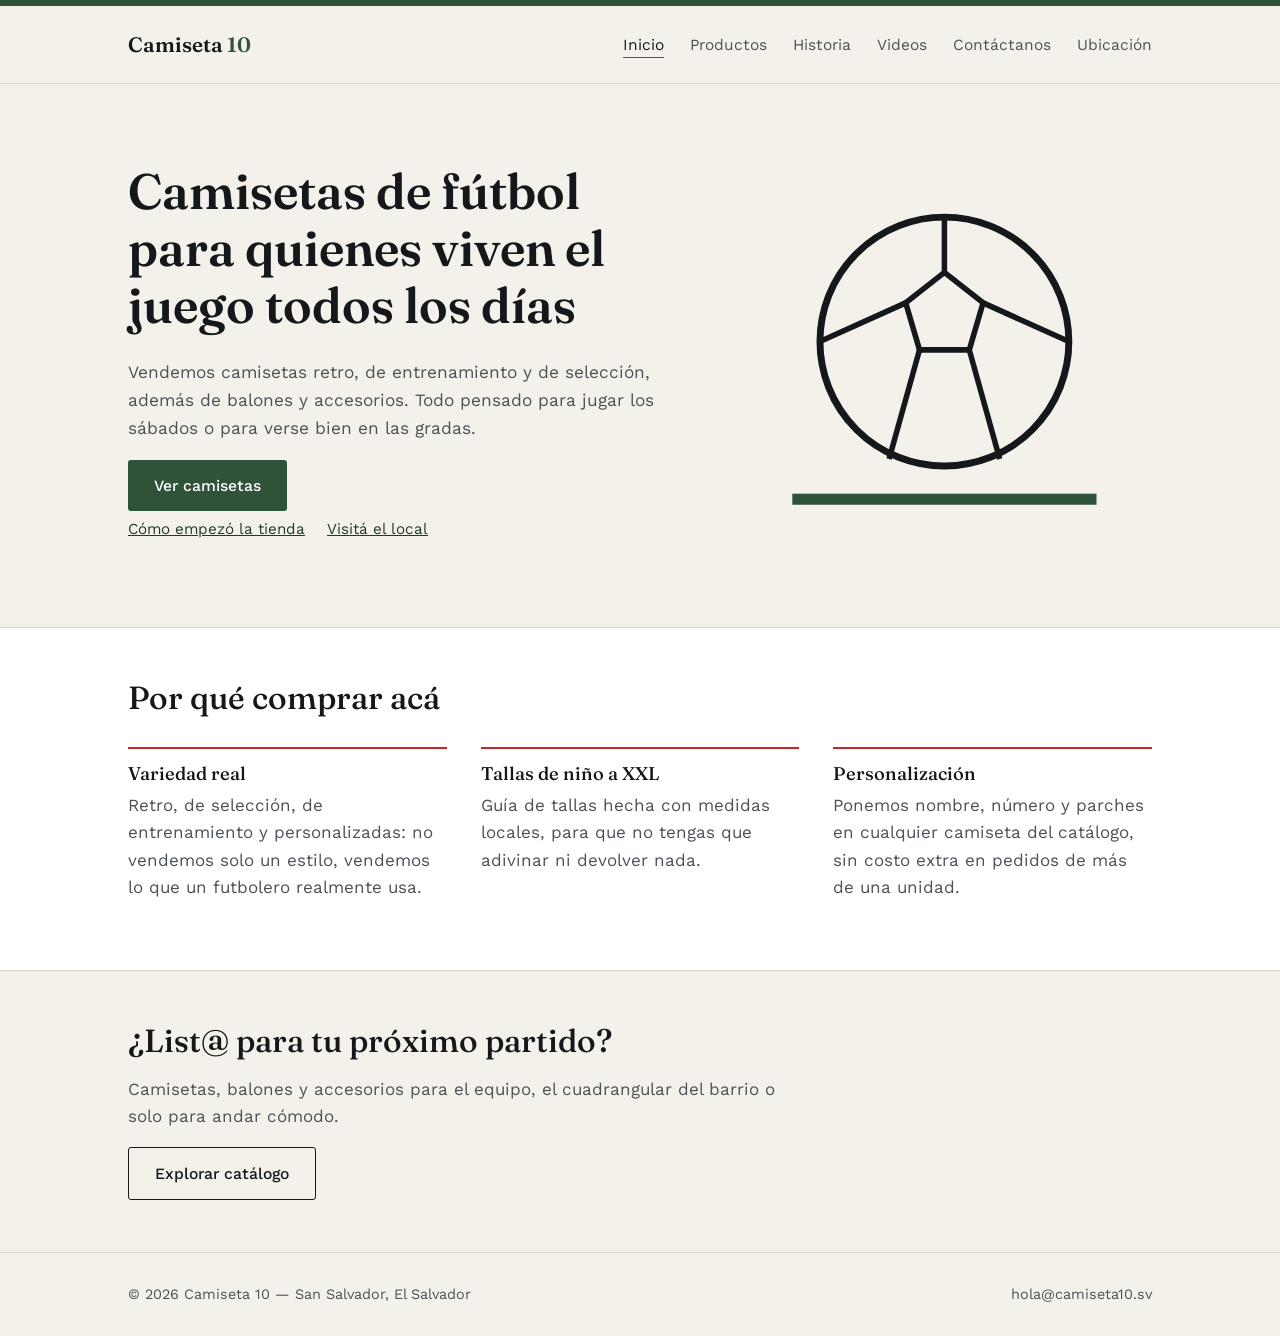
<file: index.html>
<!DOCTYPE html>
<html lang="es">
<head>
<meta charset="UTF-8">
<meta name="viewport" content="width=device-width, initial-scale=1.0">
<title>Camiseta 10 — Camisetas de fútbol</title>
<link rel="stylesheet" href="styles.css">
</head>
<body>
<div class="stripe"></div>

<header class="site-header">
  <div class="wrap">
    <a href="index.html" class="logo">Camiseta <span>10</span></a>
    <nav>
      <ul>
        <li><a href="index.html" aria-current="page">Inicio</a></li>
        <li><a href="productos.html">Productos</a></li>
        <li><a href="historia.html">Historia</a></li>
        <li><a href="videos.html">Videos</a></li>
        <li><a href="contacto.html">Contáctanos</a></li>
        <li><a href="ubicacion.html">Ubicación</a></li>
      </ul>
    </nav>
  </div>
</header>

<section class="hero">
  <div class="wrap">
    <div class="hero-text">
      <h1>Camisetas de fútbol para quienes viven el juego todos los días</h1>
      <p class="lead">Vendemos camisetas retro, de entrenamiento y de selección, además de balones y accesorios. Todo pensado para jugar los sábados o para verse bien en las gradas.</p>
      <a href="productos.html" class="btn">Ver camisetas</a>
      <p class="hero-links">
        <a href="historia.html">Cómo empezó la tienda</a>
        <a href="ubicacion.html">Visitá el local</a>
      </p>
    </div>
    <div class="hero-art" aria-hidden="true">
      <svg viewBox="0 0 300 300" xmlns="http://www.w3.org/2000/svg">
        <circle cx="150" cy="140" r="90" fill="none" stroke="#14181B" stroke-width="5"/>
        <polygon points="150,90 178,112 168,146 132,146 122,112" fill="none" stroke="#14181B" stroke-width="4"/>
        <line x1="150" y1="50" x2="150" y2="90" stroke="#14181B" stroke-width="4"/>
        <line x1="60" y1="140" x2="122" y2="112" stroke="#14181B" stroke-width="4"/>
        <line x1="240" y1="140" x2="178" y2="112" stroke="#14181B" stroke-width="4"/>
        <line x1="110" y1="225" x2="132" y2="146" stroke="#14181B" stroke-width="4"/>
        <line x1="190" y1="225" x2="168" y2="146" stroke="#14181B" stroke-width="4"/>
        <rect x="40" y="250" width="220" height="8" fill="#2E5339"/>
      </svg>
    </div>
  </div>
</section>

<section class="alt">
  <div class="wrap">
    <h2>Por qué comprar acá</h2>
    <div class="points">
      <div class="point">
        <h3>Variedad real</h3>
        <p>Retro, de selección, de entrenamiento y personalizadas: no vendemos solo un estilo, vendemos lo que un futbolero realmente usa.</p>
      </div>
      <div class="point">
        <h3>Tallas de niño a XXL</h3>
        <p>Guía de tallas hecha con medidas locales, para que no tengas que adivinar ni devolver nada.</p>
      </div>
      <div class="point">
        <h3>Personalización</h3>
        <p>Ponemos nombre, número y parches en cualquier camiseta del catálogo, sin costo extra en pedidos de más de una unidad.</p>
      </div>
    </div>
  </div>
</section>

<section>
  <div class="wrap">
    <h2>¿List@ para tu próximo partido?</h2>
    <p>Camisetas, balones y accesorios para el equipo, el cuadrangular del barrio o solo para andar cómodo.</p>
    <a href="productos.html" class="btn secondary">Explorar catálogo</a>
  </div>
</section>

<footer>
  <div class="wrap">
    <span>© 2026 Camiseta 10 — San Salvador, El Salvador</span>
    <span>hola@camiseta10.sv</span>
  </div>
</footer>

</body>
</html>
</file>
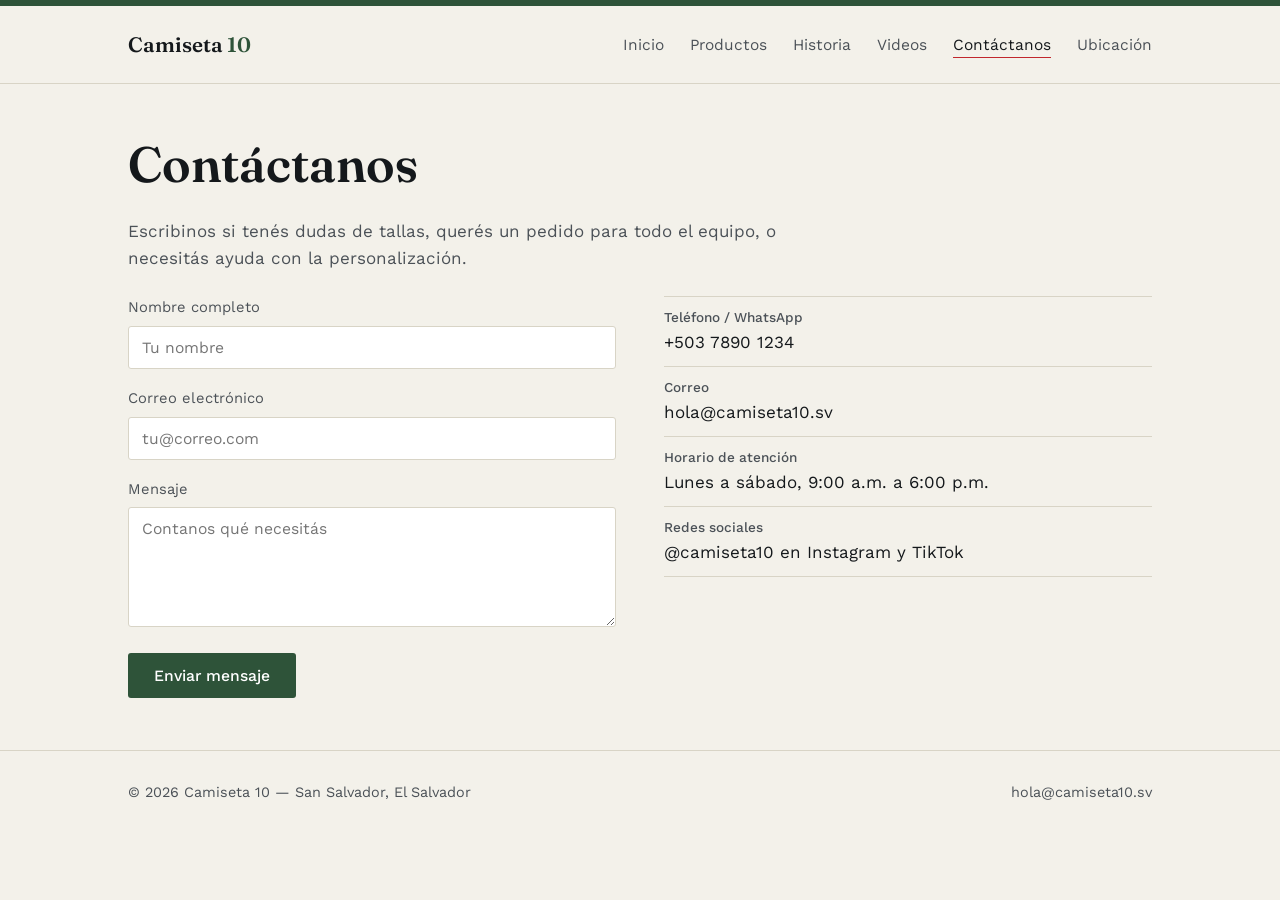
<file: contacto.html>
<!DOCTYPE html>
<html lang="es">
<head>
<meta charset="UTF-8">
<meta name="viewport" content="width=device-width, initial-scale=1.0">
<title>Contáctanos — Camiseta 10</title>
<link rel="stylesheet" href="styles.css">
</head>
<body>
<div class="stripe"></div>

<header class="site-header">
  <div class="wrap">
    <a href="index.html" class="logo">Camiseta <span>10</span></a>
    <nav>
      <ul>
        <li><a href="index.html">Inicio</a></li>
        <li><a href="productos.html">Productos</a></li>
        <li><a href="historia.html">Historia</a></li>
        <li><a href="videos.html">Videos</a></li>
        <li><a href="contacto.html" aria-current="page">Contáctanos</a></li>
        <li><a href="ubicacion.html">Ubicación</a></li>
      </ul>
    </nav>
  </div>
</header>

<section>
  <div class="wrap">
    <h1>Contáctanos</h1>
    <p>Escribinos si tenés dudas de tallas, querés un pedido para todo el equipo, o necesitás ayuda con la personalización.</p>

    <div class="contact-grid">
      <form>
        <div class="field">
          <label for="nombre">Nombre completo</label>
          <input type="text" id="nombre" name="nombre" placeholder="Tu nombre" required>
        </div>
        <div class="field">
          <label for="correo">Correo electrónico</label>
          <input type="email" id="correo" name="correo" placeholder="tu@correo.com" required>
        </div>
        <div class="field">
          <label for="mensaje">Mensaje</label>
          <textarea id="mensaje" name="mensaje" placeholder="Contanos qué necesitás" required></textarea>
        </div>
        <button type="submit" class="btn">Enviar mensaje</button>
      </form>

      <ul class="info-list">
        <li>
          <strong>Teléfono / WhatsApp</strong>
          +503 7890 1234
        </li>
        <li>
          <strong>Correo</strong>
          hola@camiseta10.sv
        </li>
        <li>
          <strong>Horario de atención</strong>
          Lunes a sábado, 9:00 a.m. a 6:00 p.m.
        </li>
        <li>
          <strong>Redes sociales</strong>
          @camiseta10 en Instagram y TikTok
        </li>
      </ul>
    </div>
  </div>
</section>

<footer>
  <div class="wrap">
    <span>© 2026 Camiseta 10 — San Salvador, El Salvador</span>
    <span>hola@camiseta10.sv</span>
  </div>
</footer>

</body>
</html>
</file>
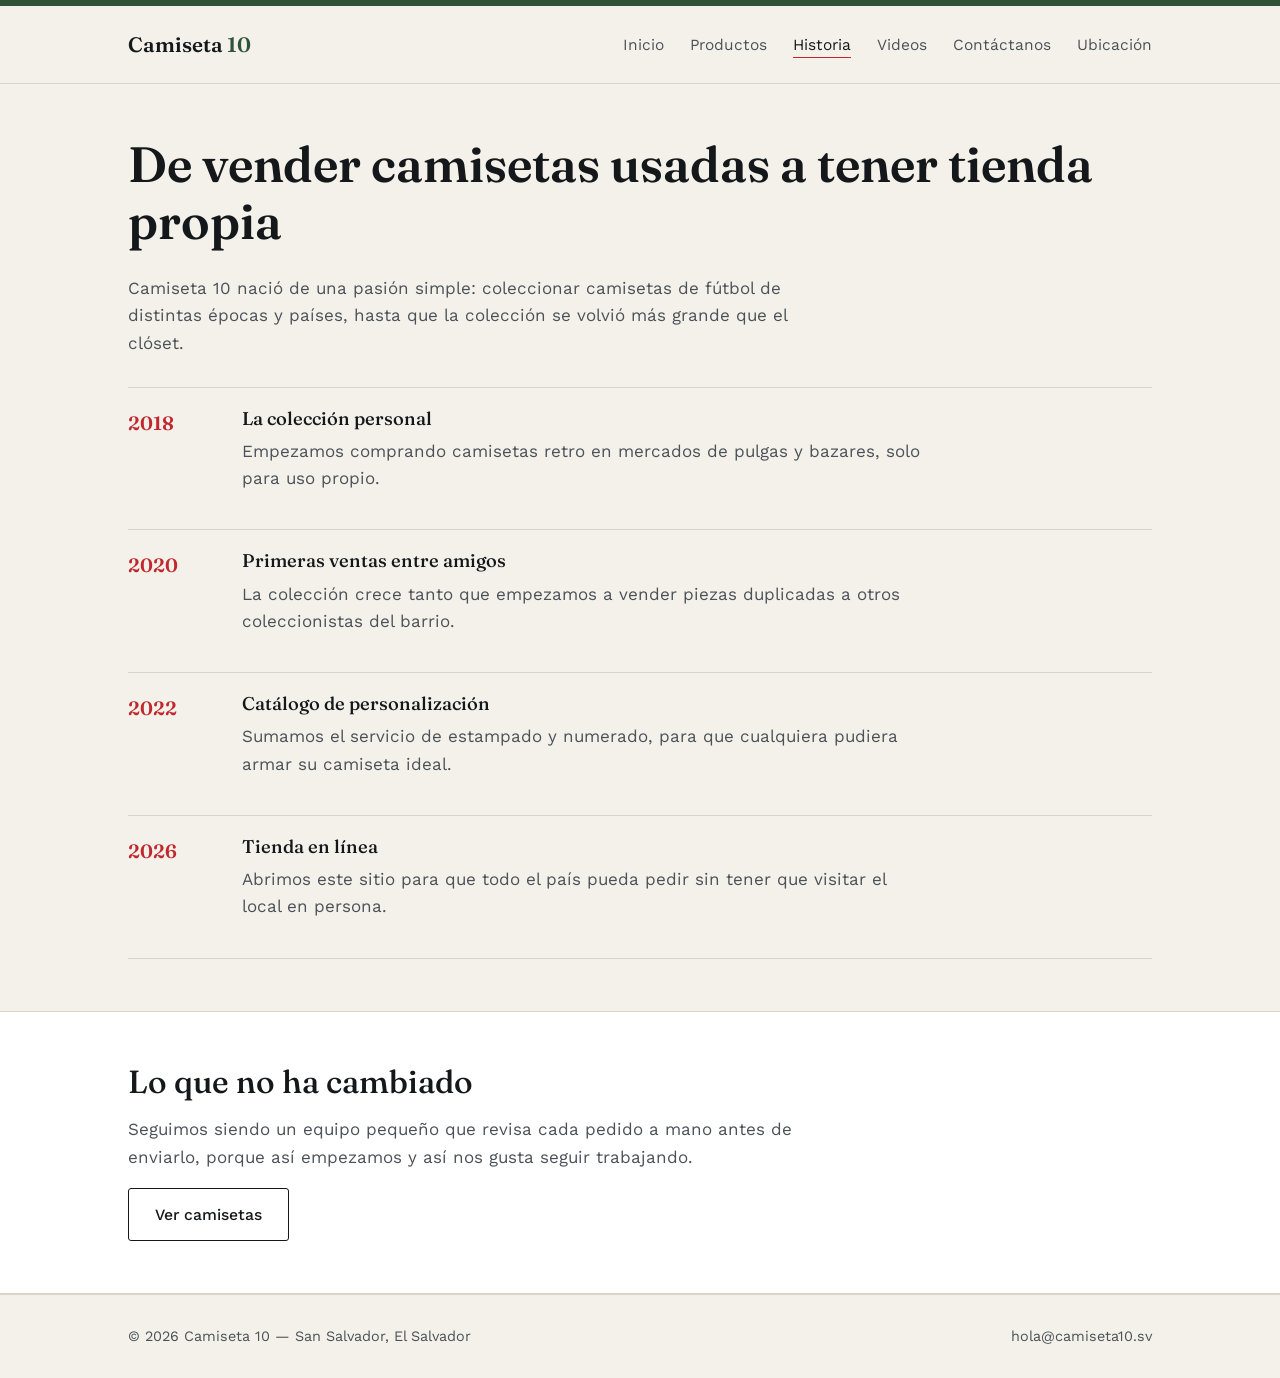
<file: historia.html>
<!DOCTYPE html>
<html lang="es">
<head>
<meta charset="UTF-8">
<meta name="viewport" content="width=device-width, initial-scale=1.0">
<title>Historia — Camiseta 10</title>
<link rel="stylesheet" href="styles.css">
</head>
<body>
<div class="stripe"></div>

<header class="site-header">
  <div class="wrap">
    <a href="index.html" class="logo">Camiseta <span>10</span></a>
    <nav>
      <ul>
        <li><a href="index.html">Inicio</a></li>
        <li><a href="productos.html">Productos</a></li>
        <li><a href="historia.html" aria-current="page">Historia</a></li>
        <li><a href="videos.html">Videos</a></li>
        <li><a href="contacto.html">Contáctanos</a></li>
        <li><a href="ubicacion.html">Ubicación</a></li>
      </ul>
    </nav>
  </div>
</header>

<section>
  <div class="wrap">
    <h1>De vender camisetas usadas a tener tienda propia</h1>
    <p>Camiseta 10 nació de una pasión simple: coleccionar camisetas de fútbol de distintas épocas y países, hasta que la colección se volvió más grande que el clóset.</p>

    <div class="timeline">
      <div class="tl-item">
        <div class="tl-year">2018</div>
        <div>
          <h3>La colección personal</h3>
          <p>Empezamos comprando camisetas retro en mercados de pulgas y bazares, solo para uso propio.</p>
        </div>
      </div>
      <div class="tl-item">
        <div class="tl-year">2020</div>
        <div>
          <h3>Primeras ventas entre amigos</h3>
          <p>La colección crece tanto que empezamos a vender piezas duplicadas a otros coleccionistas del barrio.</p>
        </div>
      </div>
      <div class="tl-item">
        <div class="tl-year">2022</div>
        <div>
          <h3>Catálogo de personalización</h3>
          <p>Sumamos el servicio de estampado y numerado, para que cualquiera pudiera armar su camiseta ideal.</p>
        </div>
      </div>
      <div class="tl-item">
        <div class="tl-year">2026</div>
        <div>
          <h3>Tienda en línea</h3>
          <p>Abrimos este sitio para que todo el país pueda pedir sin tener que visitar el local en persona.</p>
        </div>
      </div>
    </div>
  </div>
</section>

<section class="alt">
  <div class="wrap">
    <h2>Lo que no ha cambiado</h2>
    <p>Seguimos siendo un equipo pequeño que revisa cada pedido a mano antes de enviarlo, porque así empezamos y así nos gusta seguir trabajando.</p>
    <a href="productos.html" class="btn secondary">Ver camisetas</a>
  </div>
</section>

<footer>
  <div class="wrap">
    <span>© 2026 Camiseta 10 — San Salvador, El Salvador</span>
    <span>hola@camiseta10.sv</span>
  </div>
</footer>

</body>
</html>
</file>
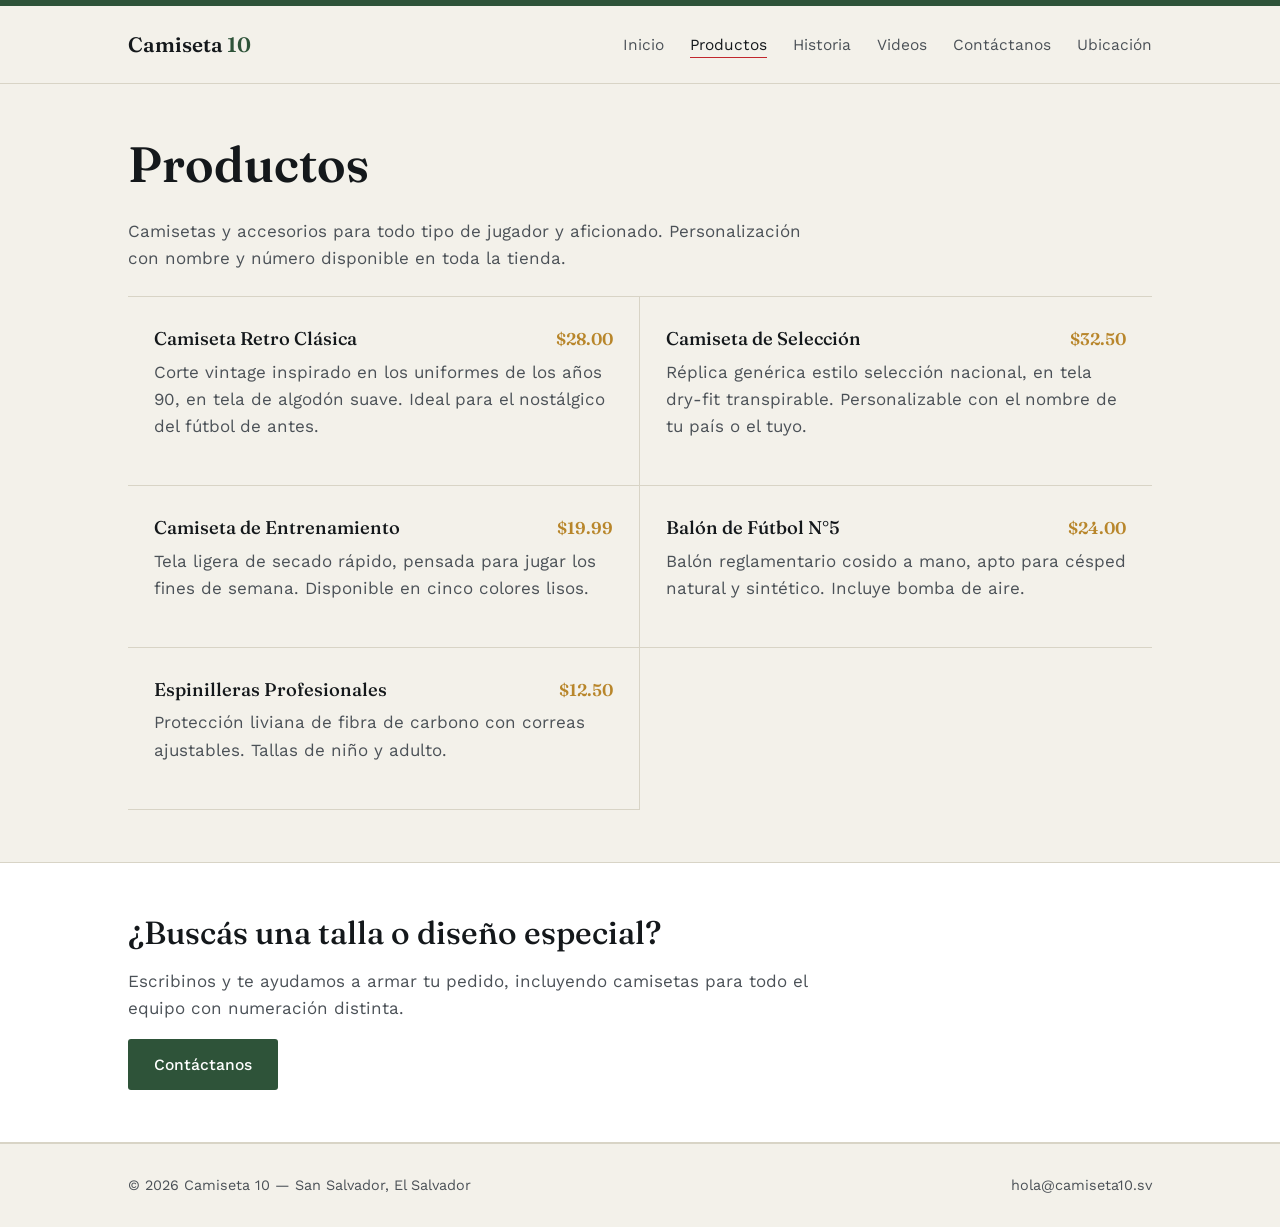
<file: productos.html>
<!DOCTYPE html>
<html lang="es">
<head>
<meta charset="UTF-8">
<meta name="viewport" content="width=device-width, initial-scale=1.0">
<title>Productos — Camiseta 10</title>
<link rel="stylesheet" href="styles.css">
</head>
<body>
<div class="stripe"></div>

<header class="site-header">
  <div class="wrap">
    <a href="index.html" class="logo">Camiseta <span>10</span></a>
    <nav>
      <ul>
        <li><a href="index.html">Inicio</a></li>
        <li><a href="productos.html" aria-current="page">Productos</a></li>
        <li><a href="historia.html">Historia</a></li>
        <li><a href="videos.html">Videos</a></li>
        <li><a href="contacto.html">Contáctanos</a></li>
        <li><a href="ubicacion.html">Ubicación</a></li>
      </ul>
    </nav>
  </div>
</header>

<section>
  <div class="wrap">
    <h1>Productos</h1>
    <p>Camisetas y accesorios para todo tipo de jugador y aficionado. Personalización con nombre y número disponible en toda la tienda.</p>

    <div class="product-grid">

      <div class="product">
        <div class="product-top">
          <h3>Camiseta Retro Clásica</h3>
          <span class="price">$28.00</span>
        </div>
        <p>Corte vintage inspirado en los uniformes de los años 90, en tela de algodón suave. Ideal para el nostálgico del fútbol de antes.</p>
      </div>

      <div class="product">
        <div class="product-top">
          <h3>Camiseta de Selección</h3>
          <span class="price">$32.50</span>
        </div>
        <p>Réplica genérica estilo selección nacional, en tela dry-fit transpirable. Personalizable con el nombre de tu país o el tuyo.</p>
      </div>

      <div class="product">
        <div class="product-top">
          <h3>Camiseta de Entrenamiento</h3>
          <span class="price">$19.99</span>
        </div>
        <p>Tela ligera de secado rápido, pensada para jugar los fines de semana. Disponible en cinco colores lisos.</p>
      </div>

      <div class="product">
        <div class="product-top">
          <h3>Balón de Fútbol N°5</h3>
          <span class="price">$24.00</span>
        </div>
        <p>Balón reglamentario cosido a mano, apto para césped natural y sintético. Incluye bomba de aire.</p>
      </div>

      <div class="product">
        <div class="product-top">
          <h3>Espinilleras Profesionales</h3>
          <span class="price">$12.50</span>
        </div>
        <p>Protección liviana de fibra de carbono con correas ajustables. Tallas de niño y adulto.</p>
      </div>

    </div>
  </div>
</section>

<section class="alt">
  <div class="wrap">
    <h2>¿Buscás una talla o diseño especial?</h2>
    <p>Escribinos y te ayudamos a armar tu pedido, incluyendo camisetas para todo el equipo con numeración distinta.</p>
    <a href="contacto.html" class="btn">Contáctanos</a>
  </div>
</section>

<footer>
  <div class="wrap">
    <span>© 2026 Camiseta 10 — San Salvador, El Salvador</span>
    <span>hola@camiseta10.sv</span>
  </div>
</footer>

</body>
</html>
</file>
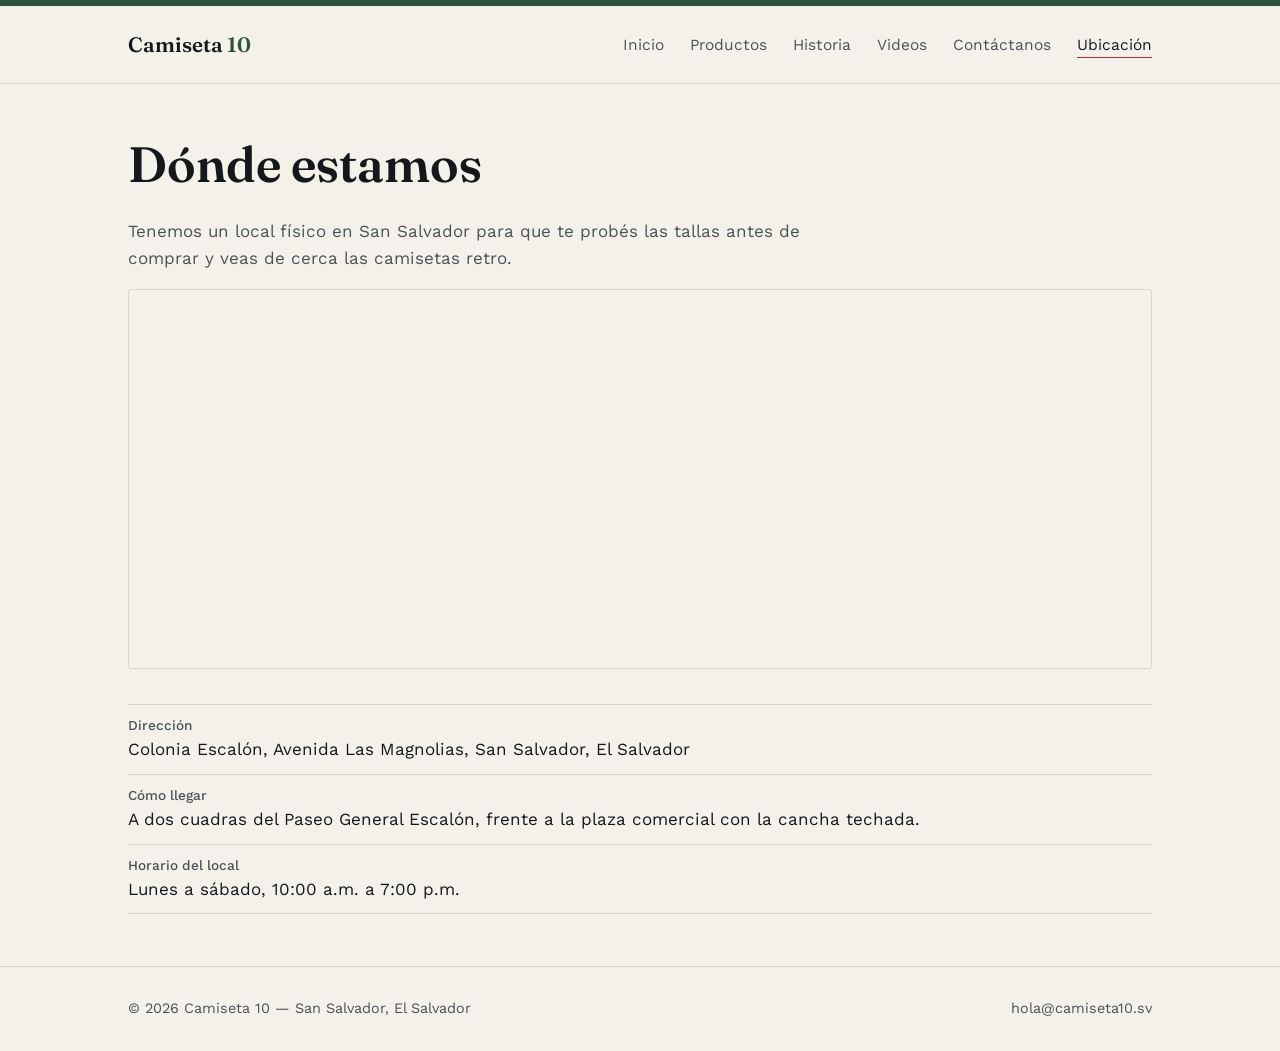
<file: ubicacion.html>
<!DOCTYPE html>
<html lang="es">
<head>
<meta charset="UTF-8">
<meta name="viewport" content="width=device-width, initial-scale=1.0">
<title>Ubicación — Camiseta 10</title>
<link rel="stylesheet" href="styles.css">
</head>
<body>
<div class="stripe"></div>

<header class="site-header">
  <div class="wrap">
    <a href="index.html" class="logo">Camiseta <span>10</span></a>
    <nav>
      <ul>
        <li><a href="index.html">Inicio</a></li>
        <li><a href="productos.html">Productos</a></li>
        <li><a href="historia.html">Historia</a></li>
        <li><a href="videos.html">Videos</a></li>
        <li><a href="contacto.html">Contáctanos</a></li>
        <li><a href="ubicacion.html" aria-current="page">Ubicación</a></li>
      </ul>
    </nav>
  </div>
</header>

<section>
  <div class="wrap">
    <h1>Dónde estamos</h1>
    <p>Tenemos un local físico en San Salvador para que te probés las tallas antes de comprar y veas de cerca las camisetas retro.</p>

    <iframe class="map-frame"
      src="https://www.openstreetmap.org/export/embed.html?bbox=-89.230%2C13.680%2C-89.190%2C13.710&layer=mapnik&marker=13.695%2C-89.210"
      title="Mapa de ubicación de Camiseta 10 en San Salvador"
      loading="lazy">
    </iframe>

    <ul class="info-list" style="margin-top:26px;">
      <li>
        <strong>Dirección</strong>
        Colonia Escalón, Avenida Las Magnolias, San Salvador, El Salvador
      </li>
      <li>
        <strong>Cómo llegar</strong>
        A dos cuadras del Paseo General Escalón, frente a la plaza comercial con la cancha techada.
      </li>
      <li>
        <strong>Horario del local</strong>
        Lunes a sábado, 10:00 a.m. a 7:00 p.m.
      </li>
    </ul>
  </div>
</section>

<footer>
  <div class="wrap">
    <span>© 2026 Camiseta 10 — San Salvador, El Salvador</span>
    <span>hola@camiseta10.sv</span>
  </div>
</footer>

</body>
</html>
</file>
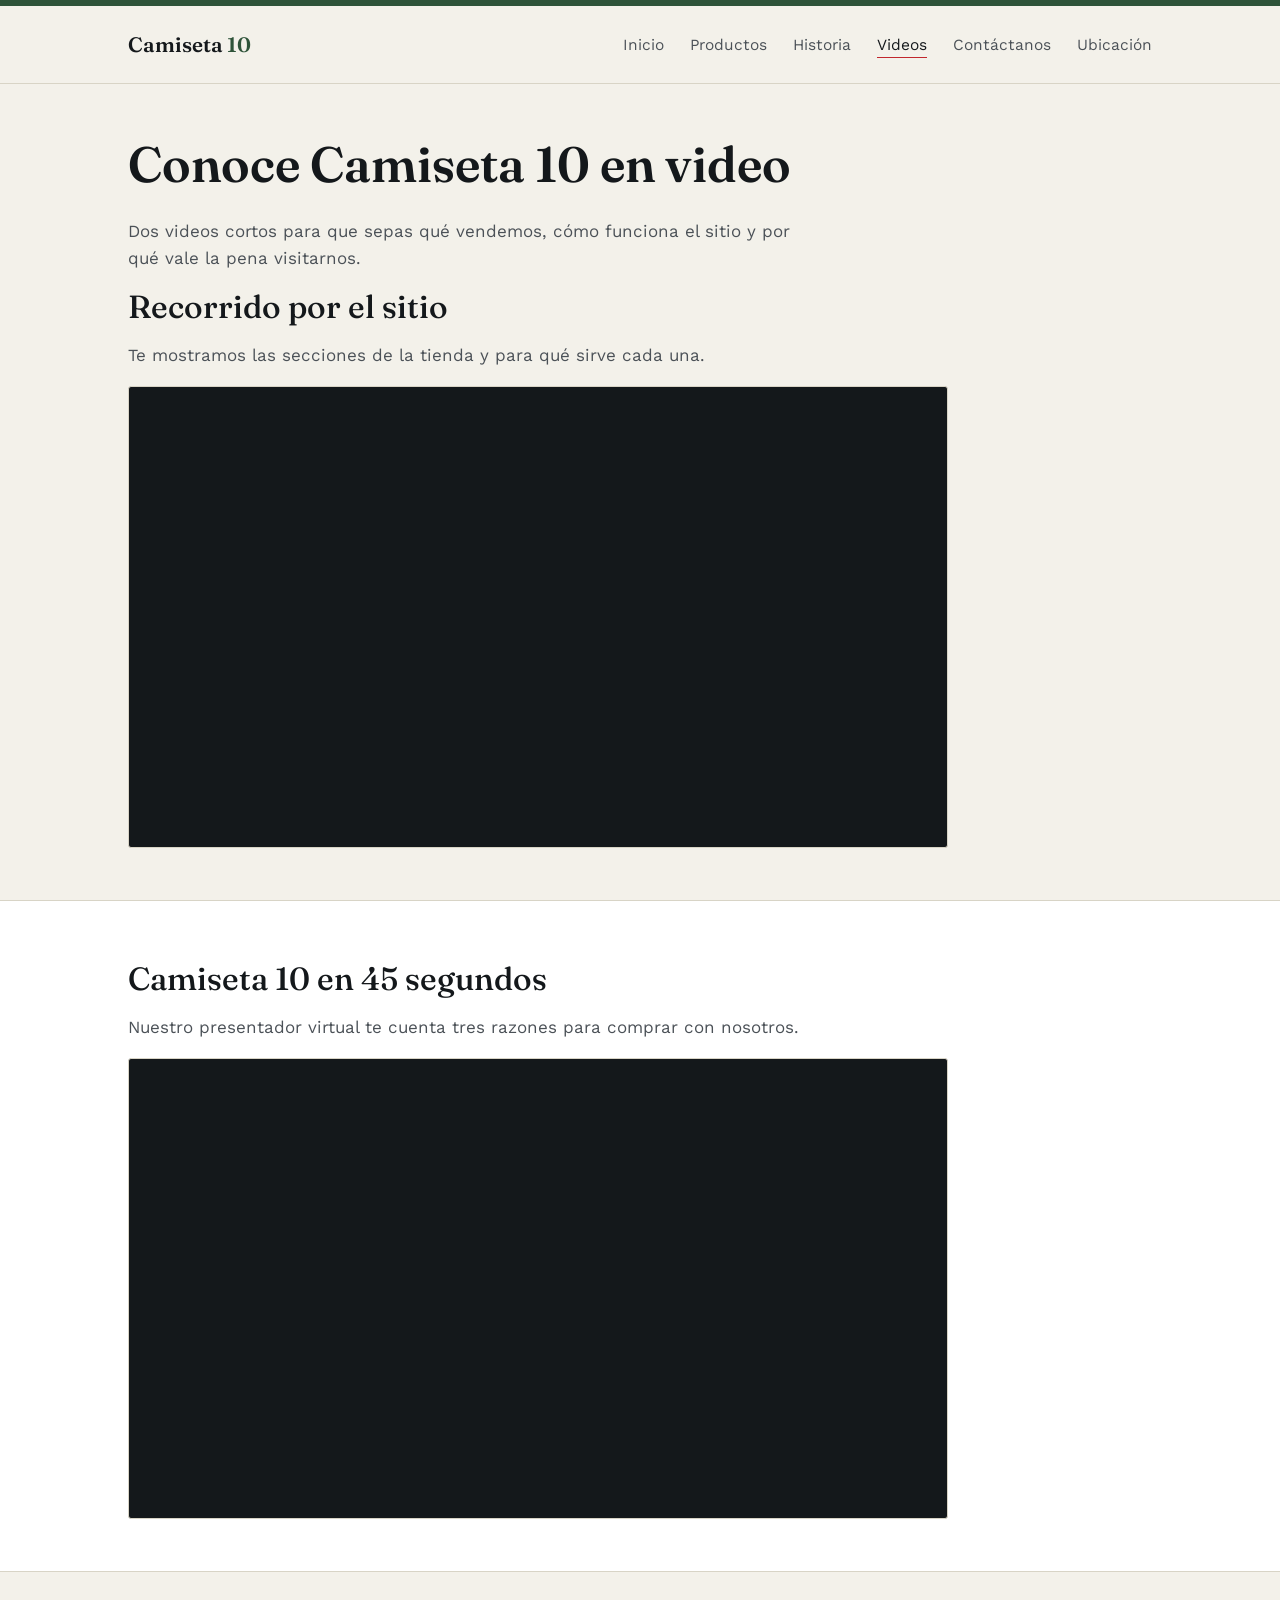
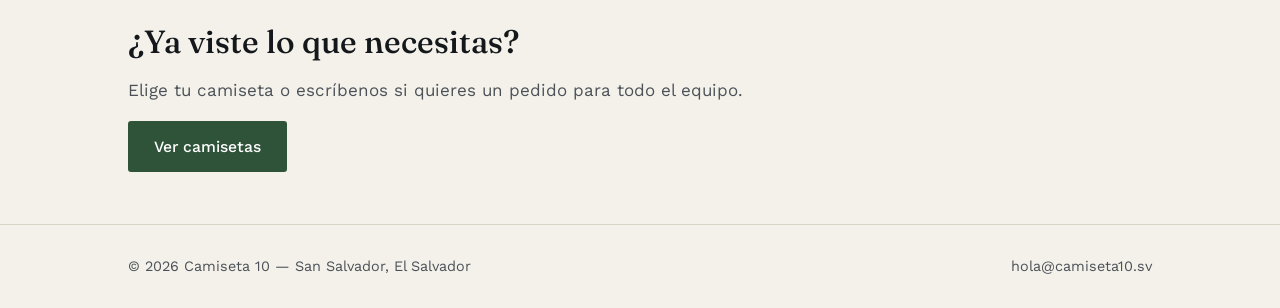
<file: videos.html>
<!DOCTYPE html>
<html lang="es">
<head>
<meta charset="UTF-8">
<meta name="viewport" content="width=device-width, initial-scale=1.0">
<title>Videos — Camiseta 10</title>
<link rel="stylesheet" href="styles.css">
</head>
<body>
<div class="stripe"></div>

<header class="site-header">
  <div class="wrap">
    <a href="index.html" class="logo">Camiseta <span>10</span></a>
    <nav>
      <ul>
        <li><a href="index.html">Inicio</a></li>
        <li><a href="productos.html">Productos</a></li>
        <li><a href="historia.html">Historia</a></li>
        <li><a href="videos.html" aria-current="page">Videos</a></li>
        <li><a href="contacto.html">Contáctanos</a></li>
        <li><a href="ubicacion.html">Ubicación</a></li>
      </ul>
    </nav>
  </div>
</header>

<section>
  <div class="wrap">
    <h1>Conoce Camiseta 10 en video</h1>
    <p>Dos videos cortos para que sepas qué vendemos, cómo funciona el sitio y por qué vale la pena visitarnos.</p>

    <div class="video-block">
      <h2>Recorrido por el sitio</h2>
      <p>Te mostramos las secciones de la tienda y para qué sirve cada una.</p>
      <div class="video-frame">
        <iframe src="https://www.youtube.com/embed/Q9qW8or3YJQ"
          title="Video 1: recorrido por el sitio de Camiseta 10"
          allow="accelerometer; encrypted-media; picture-in-picture; fullscreen" allowfullscreen loading="lazy"></iframe>
      </div>
    </div>
  </div>
</section>

<section class="alt">
  <div class="wrap">
    <div class="video-block">
      <h2>Camiseta 10 en 45 segundos</h2>
      <p>Nuestro presentador virtual te cuenta tres razones para comprar con nosotros.</p>
      <div class="video-frame">
        <iframe src="https://www.youtube.com/embed/BicBFwVcYYI"
          title="Video 2: presentador virtual de Camiseta 10"
          allow="accelerometer; encrypted-media; picture-in-picture; fullscreen" allowfullscreen loading="lazy"></iframe>
      </div>
    </div>
  </div>
</section>

<section>
  <div class="wrap">
    <h2>¿Ya viste lo que necesitas?</h2>
    <p>Elige tu camiseta o escríbenos si quieres un pedido para todo el equipo.</p>
    <a href="productos.html" class="btn">Ver camisetas</a>
  </div>
</section>

<footer>
  <div class="wrap">
    <span>© 2026 Camiseta 10 — San Salvador, El Salvador</span>
    <span>hola@camiseta10.sv</span>
  </div>
</footer>

</body>
</html>
</file>
<file: styles.css>
@import url('https://fonts.googleapis.com/css2?family=Fraunces:opsz,wght@9..144,400;9..144,500;9..144,600&family=Work+Sans:wght@400;500;600;700&display=swap');

.stripe{
  height: 6px;
  background: var(--green);
}

:root{
  --bg: #F3F1EA;
  --paper: #FFFFFF;
  --ink: #14181B;
  --ink-soft: #4B5157;
  --green: #2E5339;
  --green-dark: #1F3B27;
  --clay: #C1272D;
  --gold: #B8862B;
  --line: #D8D4C6;
}

*{ box-sizing: border-box; }

html{ scroll-behavior: smooth; }

body{
  margin: 0;
  background: var(--bg);
  color: var(--ink);
  font-family: 'Work Sans', sans-serif;
  font-size: 17px;
  line-height: 1.6;
}

h1, h2, h3{
  font-family: 'Fraunces', serif;
  font-weight: 500;
  color: var(--ink);
  line-height: 1.15;
  margin: 0 0 0.5em;
}

h1{ font-size: clamp(2.1rem, 4vw, 3.1rem); font-weight: 600; }
h2{ font-size: clamp(1.5rem, 2.6vw, 2rem); }
h3{ font-size: 1.15rem; }

p{ margin: 0 0 1em; color: var(--ink-soft); max-width: 62ch; }

a{ color: var(--green-dark); }

a:focus-visible, button:focus-visible, input:focus-visible, textarea:focus-visible{
  outline: 2px solid var(--clay);
  outline-offset: 3px;
}

.wrap{
  max-width: 1080px;
  margin: 0 auto;
  padding: 0 28px;
}

/* Header */
.site-header{
  border-bottom: 1px solid var(--line);
  background: var(--bg);
}
.site-header .wrap{
  display: flex;
  align-items: center;
  justify-content: space-between;
  padding-top: 22px;
  padding-bottom: 22px;
  flex-wrap: wrap;
  gap: 14px;
}
.logo{
  font-family: 'Fraunces', serif;
  font-size: 1.3rem;
  font-weight: 600;
  text-decoration: none;
  color: var(--ink);
}
.logo span{ color: var(--green); }

nav ul{
  list-style: none;
  display: flex;
  gap: 26px;
  margin: 0;
  padding: 0;
  flex-wrap: wrap;
}
nav a{
  text-decoration: none;
  color: var(--ink-soft);
  font-size: 0.97rem;
  padding-bottom: 3px;
  border-bottom: 1px solid transparent;
  transition: border-color 0.15s ease, color 0.15s ease;
}
nav a:hover, nav a[aria-current="page"]{
  color: var(--ink);
  border-bottom-color: var(--clay);
}

/* Hero */
.hero{
  padding: 64px 0 56px;
}
.hero .wrap{
  display: grid;
  grid-template-columns: 1.15fr 0.85fr;
  gap: 48px;
  align-items: center;
}
.hero p.lead{ font-size: 1.08rem; }
.hero-links{ margin-top: 6px; font-size: 0.95rem; color: var(--ink-soft); }
.hero-links a{ margin-right: 18px; }

.hero-art svg{ width: 100%; height: auto; }

.btn{
  display: inline-block;
  background: var(--green);
  color: #fff;
  text-decoration: none;
  padding: 13px 26px;
  border-radius: 3px;
  font-size: 0.98rem;
  font-weight: 500;
  border: none;
  cursor: pointer;
  font-family: 'Work Sans', sans-serif;
  transition: background 0.15s ease;
}
.btn:hover{ background: var(--green-dark); }
.btn.secondary{
  background: transparent;
  color: var(--ink);
  border: 1px solid var(--ink);
}
.btn.secondary:hover{ background: var(--ink); color: var(--bg); }

/* Sections */
section{ padding: 52px 0; }
section.alt{ background: var(--paper); border-top: 1px solid var(--line); border-bottom: 1px solid var(--line); }

.points{
  display: grid;
  grid-template-columns: repeat(3, 1fr);
  gap: 34px;
  margin-top: 30px;
}
.point{ border-top: 2px solid var(--clay); padding-top: 14px; }
.point h3{ margin-bottom: 8px; }

/* Product grid */
.product-grid{
  display: grid;
  grid-template-columns: 1fr 1fr;
  gap: 0;
  border-top: 1px solid var(--line);
  margin-top: 24px;
}
.product{
  padding: 28px 26px;
  border-bottom: 1px solid var(--line);
}
.product:nth-child(odd){ border-right: 1px solid var(--line); }
.product-top{
  display: flex;
  justify-content: space-between;
  align-items: baseline;
  gap: 12px;
}
.price{
  font-family: 'Fraunces', serif;
  color: var(--gold);
  font-weight: 600;
  white-space: nowrap;
}

/* Timeline (historia) */
.timeline{ margin-top: 30px; }
.tl-item{
  display: grid;
  grid-template-columns: 90px 1fr;
  gap: 24px;
  padding: 20px 0;
  border-top: 1px solid var(--line);
}
.tl-item:last-child{ border-bottom: 1px solid var(--line); }
.tl-year{
  font-family: 'Fraunces', serif;
  color: var(--clay);
  font-size: 1.2rem;
  font-weight: 600;
}

/* Contact */
.contact-grid{
  display: grid;
  grid-template-columns: 1fr 1fr;
  gap: 48px;
  margin-top: 24px;
}
.field{ margin-bottom: 18px; }
label{ display: block; font-size: 0.92rem; color: var(--ink-soft); margin-bottom: 6px; }
input, textarea{
  width: 100%;
  padding: 11px 13px;
  border: 1px solid var(--line);
  border-radius: 3px;
  background: var(--paper);
  font-family: 'Work Sans', sans-serif;
  font-size: 0.98rem;
  color: var(--ink);
}
textarea{ min-height: 120px; resize: vertical; }
.info-list{ list-style: none; padding: 0; margin: 0; }
.info-list li{ padding: 10px 0; border-top: 1px solid var(--line); }
.info-list li:last-child{ border-bottom: 1px solid var(--line); }
.info-list strong{ display: block; font-size: 0.85rem; color: var(--ink-soft); font-weight: 500; }

/* Ubicacion */
.map-frame{
  width: 100%;
  height: 380px;
  border: 1px solid var(--line);
  border-radius: 3px;
}


/* Videos */
.video-block{ margin-top: 8px; }
.video-frame{
  position: relative;
  width: 100%;
  max-width: 820px;
  aspect-ratio: 16 / 9;
  border: 1px solid var(--line);
  border-radius: 3px;
  background: var(--ink);
  overflow: hidden;
}
.video-frame iframe{
  position: absolute;
  inset: 0;
  width: 100%;
  height: 100%;
  border: 0;
}

/* Footer */
footer{
  border-top: 1px solid var(--line);
  padding: 30px 0;
  font-size: 0.9rem;
  color: var(--ink-soft);
}
footer .wrap{
  display: flex;
  justify-content: space-between;
  flex-wrap: wrap;
  gap: 10px;
}

@media (max-width: 760px){
  .hero .wrap{ grid-template-columns: 1fr; }
  .hero-art{ order: -1; max-width: 220px; }
  .points{ grid-template-columns: 1fr; }
  .product-grid{ grid-template-columns: 1fr; }
  .product:nth-child(odd){ border-right: none; }
  .contact-grid{ grid-template-columns: 1fr; }
  .tl-item{ grid-template-columns: 60px 1fr; }
}

@media (prefers-reduced-motion: reduce){
  *{ transition: none !important; scroll-behavior: auto !important; }
}
</file>
